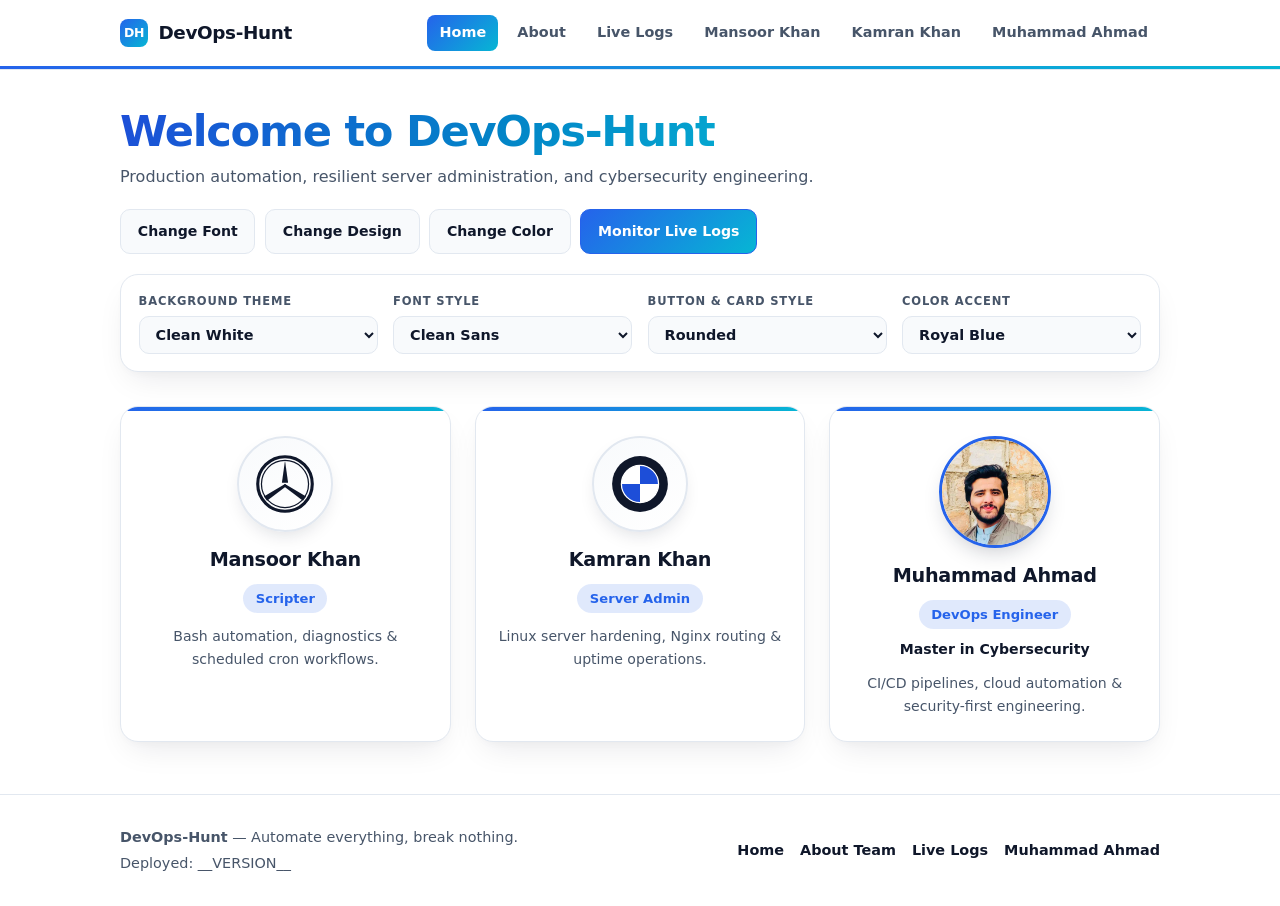
<file: site/index.html>
<!DOCTYPE html>
<html lang="en">
<head>
  <meta charset="UTF-8">
  <meta name="viewport" content="width=device-width, initial-scale=1.0">
  <title>DevOps-Hunt | Engineering &amp; Security Showcase</title>
  <link rel="stylesheet" href="style.css">
</head>
<body data-theme="clean-white" data-font="sans" data-btn="rounded" data-accent="blue">
  <header class="site-header">
    <div class="container nav-inner">
      <a class="brand" href="index.html">
        <span class="brand-badge" aria-hidden="true">DH</span>
        <span>DevOps-Hunt</span>
      </a>
      <nav class="nav-links" aria-label="Main Navigation">
        <a class="active" href="index.html">Home</a>
        <a href="about.html">About</a>
        <a href="logs.html">Live Logs</a>
        <a href="members/mansoor.html">Mansoor Khan</a>
        <a href="members/kamran.html">Kamran Khan</a>
        <a href="members/ahmad.html">Muhammad Ahmad</a>
      </nav>
    </div>
  </header>

  <main class="container">
    <section class="hero">
      <div>
        <h1 class="hero-title">Welcome to DevOps-Hunt</h1>
        <p>Production automation, resilient server administration, and cybersecurity engineering.</p>
      </div>
      <div class="hero-actions">
        <button type="button" class="btn btn-secondary" id="cycleFontBtn">Change Font</button>
        <button type="button" class="btn btn-secondary" id="cycleDesignBtn">Change Design</button>
        <button type="button" class="btn btn-secondary" id="cycleColorBtn">Change Color</button>
        <a class="btn" href="logs.html">Monitor Live Logs</a>
      </div>
    </section>

    <section class="customizer" aria-label="Website Appearance Controls">
      <div class="ctrl-field">
        <label for="themeSelect">Background Theme</label>
        <select id="themeSelect" class="ctrl-select">
          <option value="clean-white">Clean White</option>
          <option value="soft-slate">Soft Slate</option>
          <option value="obsidian-pro">Obsidian Dark</option>
        </select>
      </div>

      <div class="ctrl-field">
        <label for="fontSelect">Font Style</label>
        <select id="fontSelect" class="ctrl-select">
          <option value="sans">Clean Sans</option>
          <option value="mono">Monospace Code</option>
          <option value="serif">Classic Serif</option>
        </select>
      </div>

      <div class="ctrl-field">
        <label for="btnStyleSelect">Button &amp; Card Style</label>
        <select id="btnStyleSelect" class="ctrl-select">
          <option value="rounded">Rounded</option>
          <option value="pill">Pill</option>
          <option value="sharp">Sharp</option>
          <option value="outline">Outline</option>
        </select>
      </div>

      <div class="ctrl-field">
        <label for="accentSelect">Color Accent</label>
        <select id="accentSelect" class="ctrl-select">
          <option value="blue">Royal Blue</option>
          <option value="emerald">Emerald</option>
          <option value="rose">Crimson</option>
          <option value="violet">Violet</option>
        </select>
      </div>
    </section>

    <section class="cards" aria-label="Team Members">
      <!-- Mansoor Khan Card -->
      <article class="card">
        <div class="logo-badge">
          <svg class="car-logo" viewBox="0 0 100 100" aria-label="Mercedes Emblem">
            <circle cx="50" cy="50" r="44" fill="none" stroke="#0f172a" stroke-width="5"/>
            <circle cx="50" cy="50" r="38" fill="none" stroke="#0f172a" stroke-width="2"/>
            <polygon points="50,12 45,48 55,48" fill="#0f172a"/>
            <polygon points="50,50 16,70 21,77 53,53" fill="#0f172a"/>
            <polygon points="50,50 84,70 79,77 47,53" fill="#0f172a"/>
          </svg>
        </div>
        <a class="member-name" href="members/mansoor.html">Mansoor Khan</a>
        <span class="member-role">Scripter</span>
        <p class="member-bio">Bash automation, diagnostics &amp; scheduled cron workflows.</p>
      </article>

      <!-- Kamran Khan Card -->
      <article class="card">
        <div class="logo-badge">
          <svg class="car-logo" viewBox="0 0 100 100" aria-label="BMW Emblem">
            <circle cx="50" cy="50" r="45" fill="#0f172a"/>
            <circle cx="50" cy="50" r="30" fill="#ffffff"/>
            <path d="M50,20 A30,30 0 0,1 80,50 L50,50 Z" fill="#1d4ed8"/>
            <path d="M50,80 A30,30 0 0,1 20,50 L50,50 Z" fill="#1d4ed8"/>
            <circle cx="50" cy="50" r="30" fill="none" stroke="#ffffff" stroke-width="2"/>
          </svg>
        </div>
        <a class="member-name" href="members/kamran.html">Kamran Khan</a>
        <span class="member-role">Server Admin</span>
        <p class="member-bio">Linux server hardening, Nginx routing &amp; uptime operations.</p>
      </article>

      <!-- Muhammad Ahmad Card -->
      <article class="card">
        <div class="avatar-wrap">
          <img class="avatar-img" src="assets/ahmad.jpg" alt="Muhammad Ahmad" data-initials="MA">
        </div>
        <a class="member-name" href="members/ahmad.html">Muhammad Ahmad</a>
        <span class="member-role">DevOps Engineer</span>
        <p class="member-sub">Master in Cybersecurity</p>
        <p class="member-bio">CI/CD pipelines, cloud automation &amp; security-first engineering.</p>
      </article>
    </section>
  </main>

  <footer class="site-footer">
    <div class="container footer-inner">
      <div>
        <p><strong>DevOps-Hunt</strong> — Automate everything, break nothing.</p>
        <p>Deployed: __VERSION__</p>
      </div>
      <div class="footer-links">
        <a href="index.html">Home</a>
        <a href="about.html">About Team</a>
        <a href="logs.html">Live Logs</a>
        <a href="members/ahmad.html">Muhammad Ahmad</a>
      </div>
    </div>
  </footer>

  <script src="studio.js"></script>
</body>
</html>
</file>
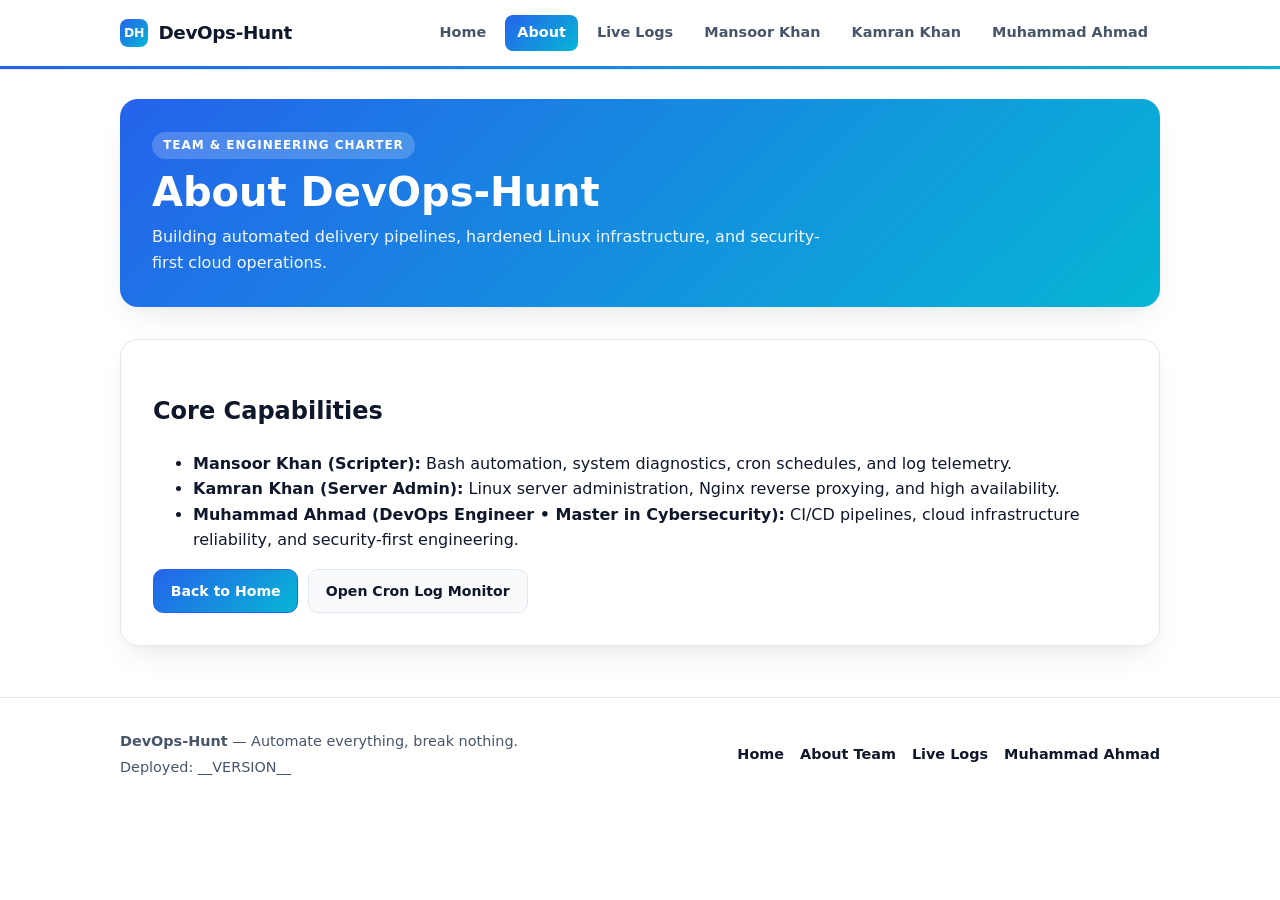
<file: site/about.html>
<!DOCTYPE html>
<html lang="en">
<head>
  <meta charset="UTF-8">
  <meta name="viewport" content="width=device-width, initial-scale=1.0">
  <title>About | DevOps-Hunt</title>
  <link rel="stylesheet" href="style.css">
</head>
<body data-theme="clean-white" data-font="sans" data-btn="rounded" data-accent="blue">
  <header class="site-header">
    <div class="container nav-inner">
      <a class="brand" href="index.html">
        <span class="brand-badge" aria-hidden="true">DH</span>
        <span>DevOps-Hunt</span>
      </a>
      <nav class="nav-links" aria-label="Main Navigation">
        <a href="index.html">Home</a>
        <a class="active" href="about.html">About</a>
        <a href="logs.html">Live Logs</a>
        <a href="members/mansoor.html">Mansoor Khan</a>
        <a href="members/kamran.html">Kamran Khan</a>
        <a href="members/ahmad.html">Muhammad Ahmad</a>
      </nav>
    </div>
  </header>

  <main class="container">
    <section class="about-banner">
      <span class="eyebrow">Team &amp; Engineering Charter</span>
      <h1>About DevOps-Hunt</h1>
      <p>Building automated delivery pipelines, hardened Linux infrastructure, and security-first cloud operations.</p>
    </section>

    <section class="panel">
      <h2>Core Capabilities</h2>
      <ul>
        <li><strong>Mansoor Khan (Scripter):</strong> Bash automation, system diagnostics, cron schedules, and log telemetry.</li>
        <li><strong>Kamran Khan (Server Admin):</strong> Linux server administration, Nginx reverse proxying, and high availability.</li>
        <li><strong>Muhammad Ahmad (DevOps Engineer • Master in Cybersecurity):</strong> CI/CD pipelines, cloud infrastructure reliability, and security-first engineering.</li>
      </ul>
      <div class="hero-actions">
        <a class="btn" href="index.html">Back to Home</a>
        <a class="btn btn-secondary" href="logs.html">Open Cron Log Monitor</a>
      </div>
    </section>
  </main>

  <footer class="site-footer">
    <div class="container footer-inner">
      <div>
        <p><strong>DevOps-Hunt</strong> — Automate everything, break nothing.</p>
        <p>Deployed: __VERSION__</p>
      </div>
      <div class="footer-links">
        <a href="index.html">Home</a>
        <a href="about.html">About Team</a>
        <a href="logs.html">Live Logs</a>
        <a href="members/ahmad.html">Muhammad Ahmad</a>
      </div>
    </div>
  </footer>

  <script src="studio.js"></script>
</body>
</html>
</file>
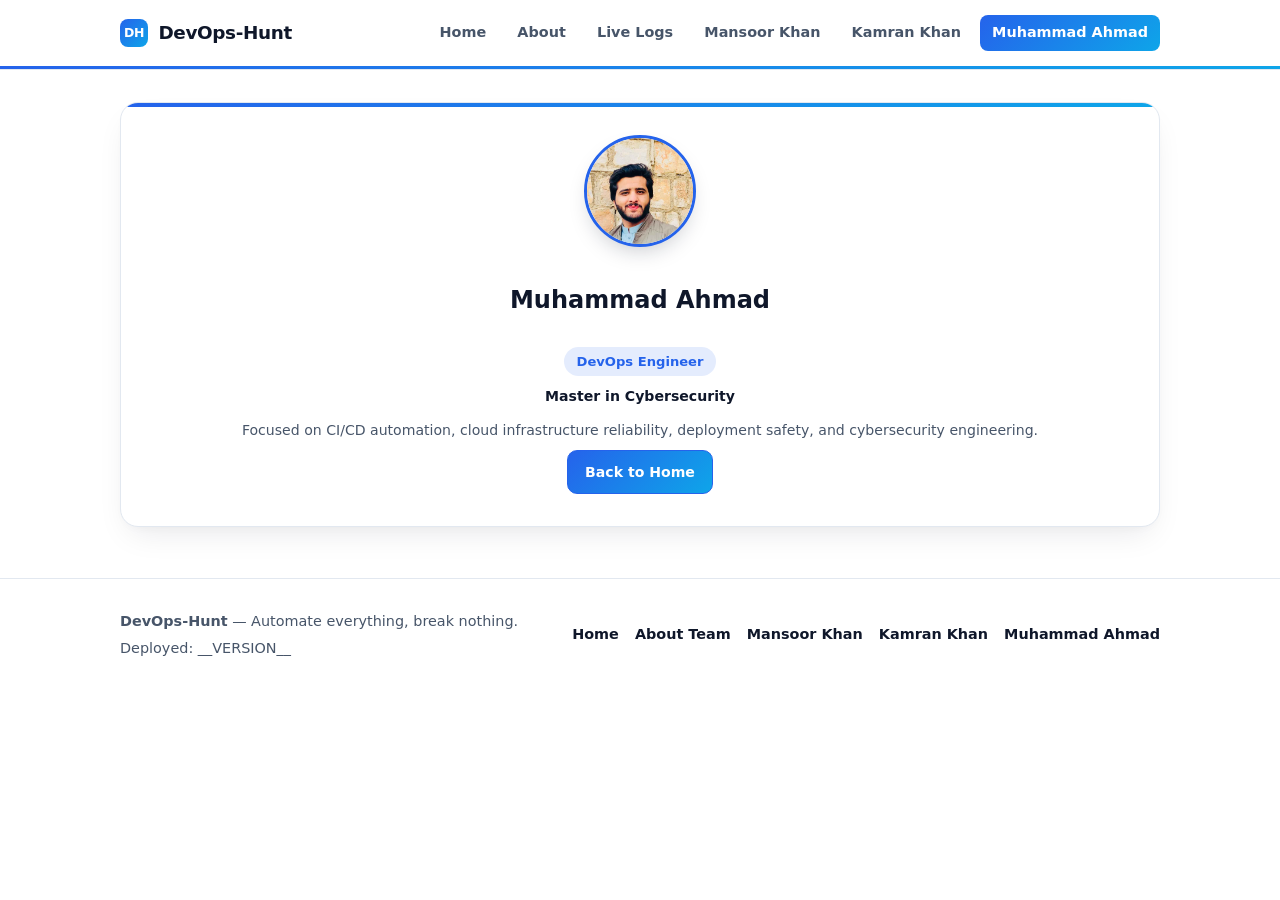
<file: site/members/ahmad.html>
<!DOCTYPE html>
<html lang="en">
<head>
  <meta charset="UTF-8">
  <meta name="viewport" content="width=device-width, initial-scale=1.0">
  <title>Muhammad Ahmad | DevOps-Hunt</title>
  <link rel="stylesheet" href="../style.css">
</head>
<body data-theme="clean-white" data-font="sans" data-btn="rounded" data-accent="slate">
  <header class="site-header">
    <div class="container nav-inner">
      <a class="brand" href="../index.html">
        <span class="brand-badge" aria-hidden="true">DH</span>
        <span>DevOps-Hunt</span>
      </a>
      <nav class="nav-links" aria-label="Main Navigation">
        <a href="../index.html">Home</a>
        <a href="../about.html">About</a>
        <a href="../logs.html">Live Logs</a>
        <a href="mansoor.html">Mansoor Khan</a>
        <a href="kamran.html">Kamran Khan</a>
        <a class="active" href="ahmad.html">Muhammad Ahmad</a>
      </nav>
    </div>
  </header>

  <main class="container">
    <section class="panel card">
      <div class="avatar-wrap">
        <img class="avatar-img" src="../assets/ahmad.jpg" alt="Muhammad Ahmad" data-initials="MA">
      </div>
      <h1>Muhammad Ahmad</h1>
      <span class="member-role">DevOps Engineer</span>
      <p class="member-sub">Master in Cybersecurity</p>
      <p class="member-bio">Focused on CI/CD automation, cloud infrastructure reliability, deployment safety, and cybersecurity engineering.</p>
      <a class="btn" href="../index.html">Back to Home</a>
    </section>
  </main>

  <footer class="site-footer">
    <div class="container footer-inner">
      <div>
        <p><strong>DevOps-Hunt</strong> — Automate everything, break nothing.</p>
        <p>Deployed: __VERSION__</p>
      </div>
      <div class="footer-links">
        <a href="../index.html">Home</a>
        <a href="../about.html">About Team</a>
        <a href="mansoor.html">Mansoor Khan</a>
        <a href="kamran.html">Kamran Khan</a>
        <a href="ahmad.html">Muhammad Ahmad</a>
      </div>
    </div>
  </footer>

  <script src="../studio.js"></script>
</body>
</html>
</file>
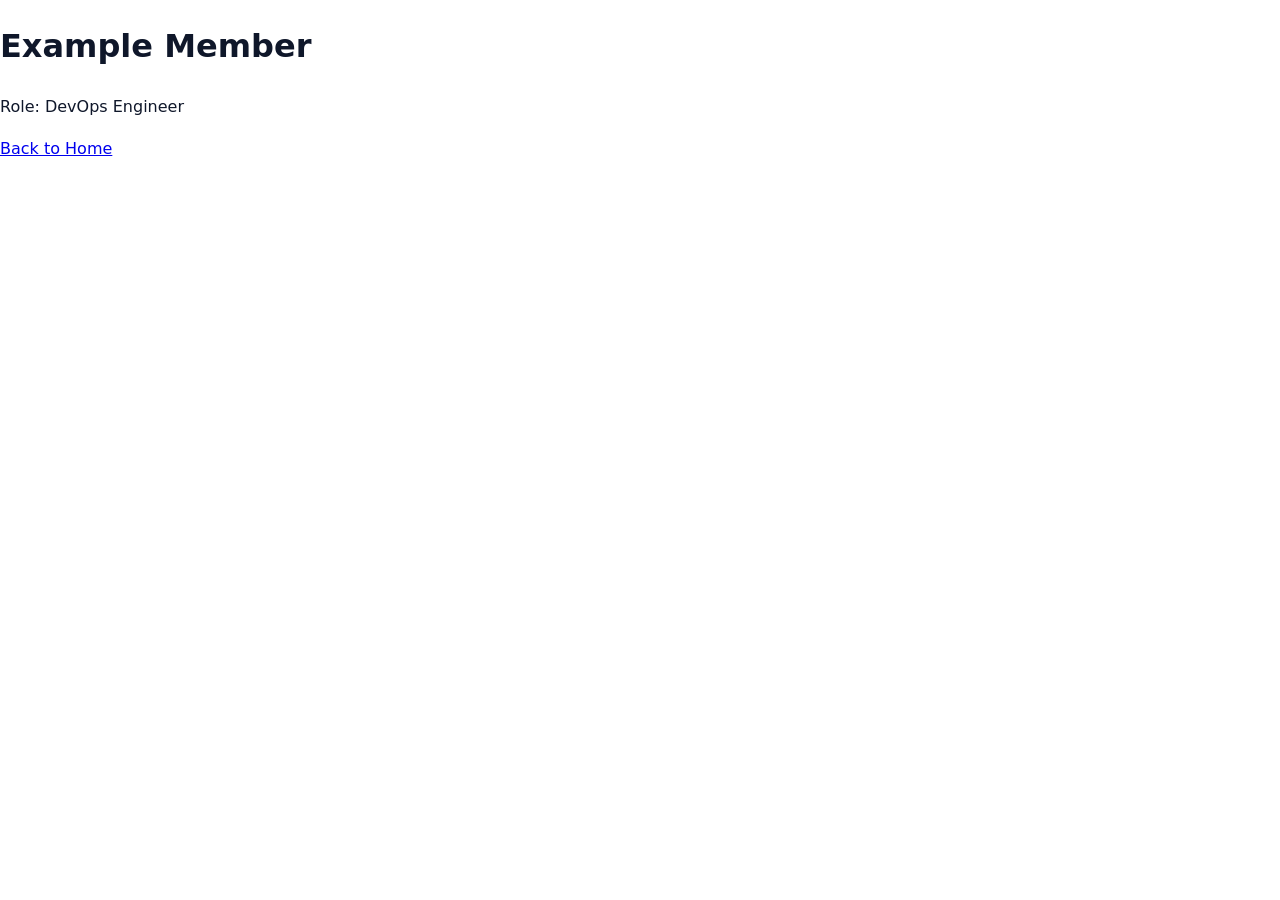
<file: site/members/example.html>
<!DOCTYPE html>
<html lang="en">
<head>
  <meta charset="UTF-8">
  <title>Example Member</title>
  <link rel="stylesheet" href="../style.css">
</head>
<body>
  <h1>Example Member</h1>
  <p>Role: DevOps Engineer</p>
  <a href="../index.html">Back to Home</a>
</body>
</html>
</file>
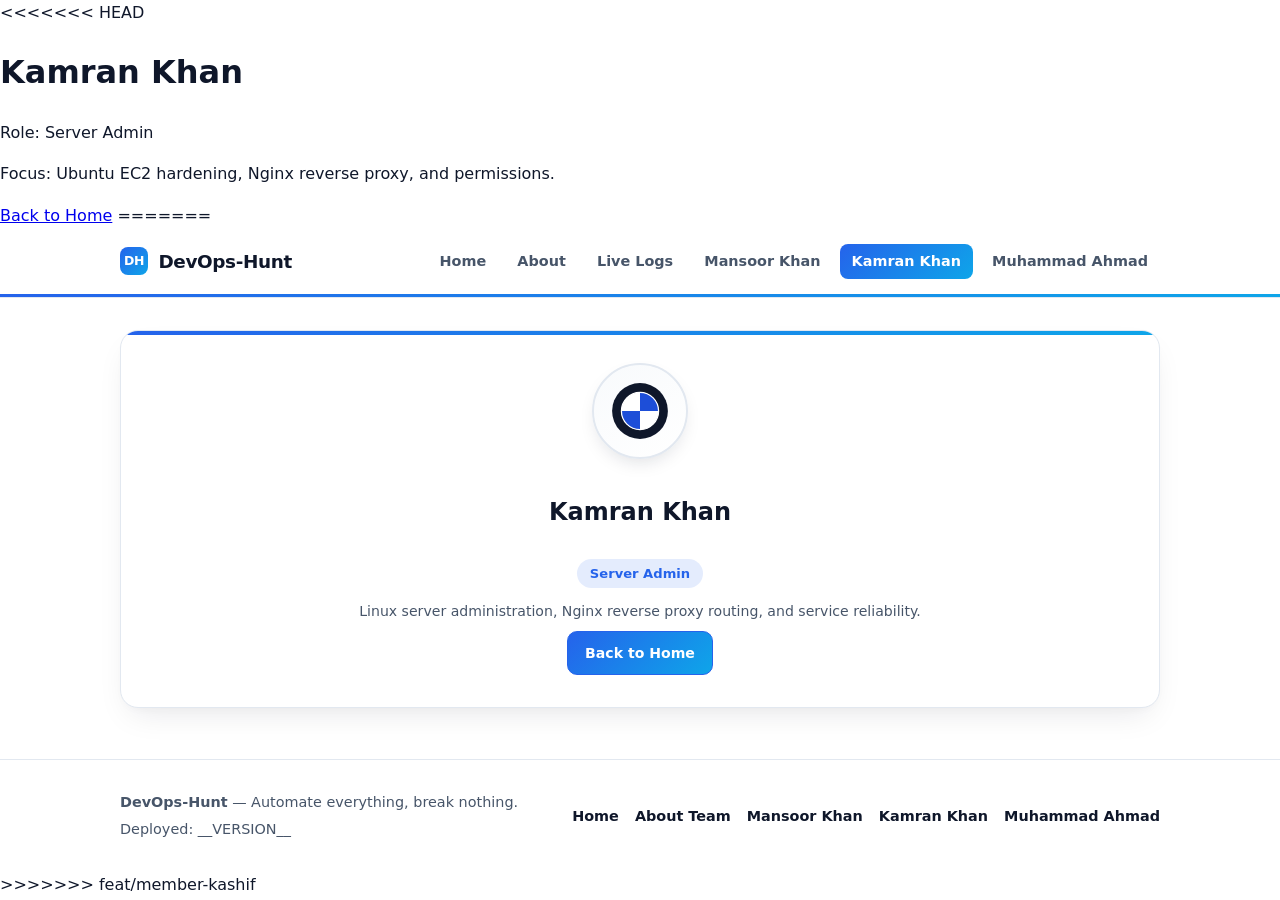
<file: site/members/kamran.html>
<!DOCTYPE html>
<html lang="en">
<head>
  <meta charset="UTF-8">
<<<<<<< HEAD
  <title>Kamran Khan - DevOps-Hunt</title>
  <link rel="stylesheet" href="../style.css">
</head>
<body>
  <h1>Kamran Khan</h1>
  <p>Role: Server Admin</p>
  <p>Focus: Ubuntu EC2 hardening, Nginx reverse proxy, and permissions.</p>
  <a href="../index.html">Back to Home</a>
=======
  <meta name="viewport" content="width=device-width, initial-scale=1.0">
  <title>Kamran Khan | DevOps-Hunt</title>
  <link rel="stylesheet" href="../style.css">
</head>
<body data-theme="clean-white" data-font="sans" data-btn="rounded" data-accent="slate">
  <header class="site-header">
    <div class="container nav-inner">
      <a class="brand" href="../index.html">
        <span class="brand-badge" aria-hidden="true">DH</span>
        <span>DevOps-Hunt</span>
      </a>
      <nav class="nav-links" aria-label="Main Navigation">
        <a href="../index.html">Home</a>
        <a href="../about.html">About</a>
        <a href="../logs.html">Live Logs</a>
        <a href="mansoor.html">Mansoor Khan</a>
        <a class="active" href="kamran.html">Kamran Khan</a>
        <a href="ahmad.html">Muhammad Ahmad</a>
      </nav>
    </div>
  </header>

  <main class="container">
    <section class="panel card">
      <div class="logo-badge">
        <svg class="car-logo" viewBox="0 0 100 100" aria-label="BMW Emblem">
          <circle cx="50" cy="50" r="45" fill="#0f172a"/>
          <circle cx="50" cy="50" r="30" fill="#ffffff"/>
          <path d="M50,20 A30,30 0 0,1 80,50 L50,50 Z" fill="#1d4ed8"/>
          <path d="M50,80 A30,30 0 0,1 20,50 L50,50 Z" fill="#1d4ed8"/>
          <circle cx="50" cy="50" r="30" fill="none" stroke="#ffffff" stroke-width="2"/>
        </svg>
      </div>
      <h1>Kamran Khan</h1>
      <span class="member-role">Server Admin</span>
      <p class="member-bio">Linux server administration, Nginx reverse proxy routing, and service reliability.</p>
      <a class="btn" href="../index.html">Back to Home</a>
    </section>
  </main>

  <footer class="site-footer">
    <div class="container footer-inner">
      <div>
        <p><strong>DevOps-Hunt</strong> — Automate everything, break nothing.</p>
        <p>Deployed: __VERSION__</p>
      </div>
      <div class="footer-links">
        <a href="../index.html">Home</a>
        <a href="../about.html">About Team</a>
        <a href="mansoor.html">Mansoor Khan</a>
        <a href="kamran.html">Kamran Khan</a>
        <a href="ahmad.html">Muhammad Ahmad</a>
      </div>
    </div>
  </footer>

  <script src="../studio.js"></script>
>>>>>>> feat/member-kashif
</body>
</html>
</file>
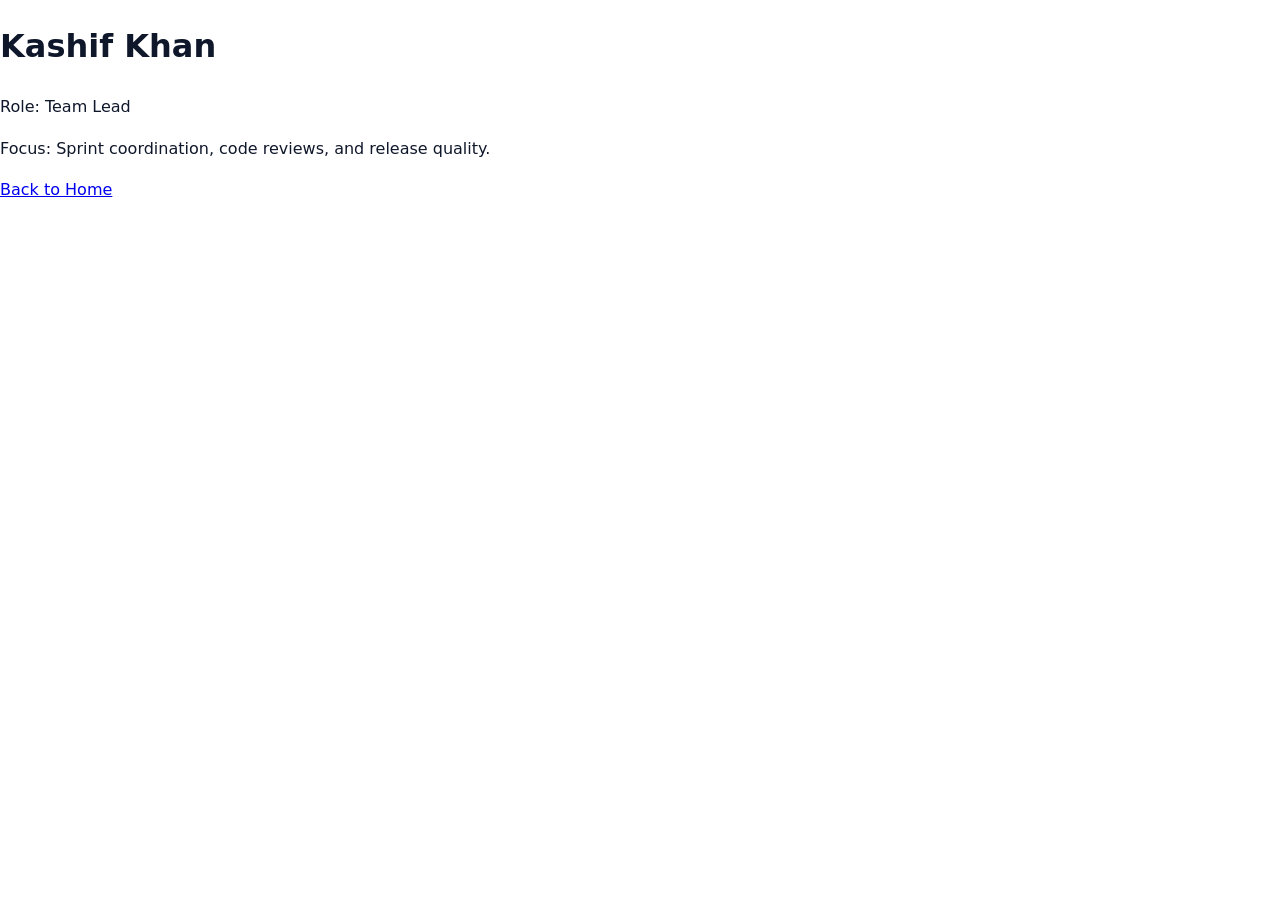
<file: site/members/kashif.html>
<!DOCTYPE html>
<html lang="en">
<head>
  <meta charset="UTF-8">
  <title>Kashif Khan - DevOps-Hunt</title>
  <link rel="stylesheet" href="../style.css">
</head>
<body>
  <h1>Kashif Khan</h1>
  <p>Role: Team Lead</p>
  <p>Focus: Sprint coordination, code reviews, and release quality.</p>
  <a href="../index.html">Back to Home</a>
</body>
</html>
</file>
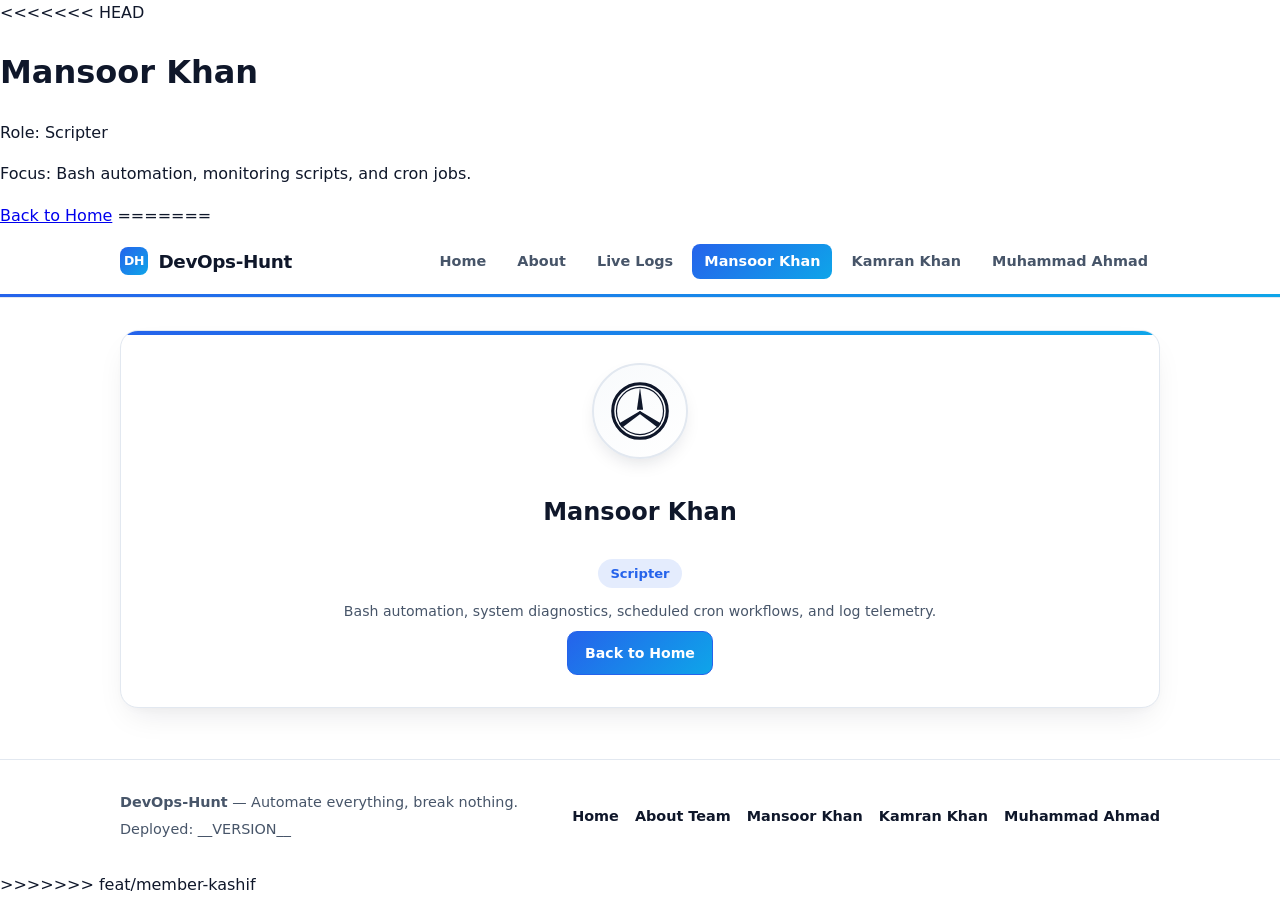
<file: site/members/mansoor.html>
<!DOCTYPE html>
<html lang="en">
<head>
  <meta charset="UTF-8">
<<<<<<< HEAD
  <title>Mansoor Khan - DevOps-Hunt</title>
  <link rel="stylesheet" href="../style.css">
</head>
<body>
  <h1>Mansoor Khan</h1>
  <p>Role: Scripter</p>
  <p>Focus: Bash automation, monitoring scripts, and cron jobs.</p>
  <a href="../index.html">Back to Home</a>
=======
  <meta name="viewport" content="width=device-width, initial-scale=1.0">
  <title>Mansoor Khan | DevOps-Hunt</title>
  <link rel="stylesheet" href="../style.css">
</head>
<body data-theme="clean-white" data-font="sans" data-btn="rounded" data-accent="slate">
  <header class="site-header">
    <div class="container nav-inner">
      <a class="brand" href="../index.html">
        <span class="brand-badge" aria-hidden="true">DH</span>
        <span>DevOps-Hunt</span>
      </a>
      <nav class="nav-links" aria-label="Main Navigation">
        <a href="../index.html">Home</a>
        <a href="../about.html">About</a>
        <a href="../logs.html">Live Logs</a>
        <a class="active" href="mansoor.html">Mansoor Khan</a>
        <a href="kamran.html">Kamran Khan</a>
        <a href="ahmad.html">Muhammad Ahmad</a>
      </nav>
    </div>
  </header>

  <main class="container">
    <section class="panel card">
      <div class="logo-badge">
        <svg class="car-logo" viewBox="0 0 100 100" aria-label="Mercedes Emblem">
          <circle cx="50" cy="50" r="44" fill="none" stroke="#0f172a" stroke-width="5"/>
          <circle cx="50" cy="50" r="38" fill="none" stroke="#0f172a" stroke-width="2"/>
          <polygon points="50,12 45,48 55,48" fill="#0f172a"/>
          <polygon points="50,50 16,70 21,77 53,53" fill="#0f172a"/>
          <polygon points="50,50 84,70 79,77 47,53" fill="#0f172a"/>
        </svg>
      </div>
      <h1>Mansoor Khan</h1>
      <span class="member-role">Scripter</span>
      <p class="member-bio">Bash automation, system diagnostics, scheduled cron workflows, and log telemetry.</p>
      <a class="btn" href="../index.html">Back to Home</a>
    </section>
  </main>

  <footer class="site-footer">
    <div class="container footer-inner">
      <div>
        <p><strong>DevOps-Hunt</strong> — Automate everything, break nothing.</p>
        <p>Deployed: __VERSION__</p>
      </div>
      <div class="footer-links">
        <a href="../index.html">Home</a>
        <a href="../about.html">About Team</a>
        <a href="mansoor.html">Mansoor Khan</a>
        <a href="kamran.html">Kamran Khan</a>
        <a href="ahmad.html">Muhammad Ahmad</a>
      </div>
    </div>
  </footer>

  <script src="../studio.js"></script>
>>>>>>> feat/member-kashif
</body>
</html>
</file>
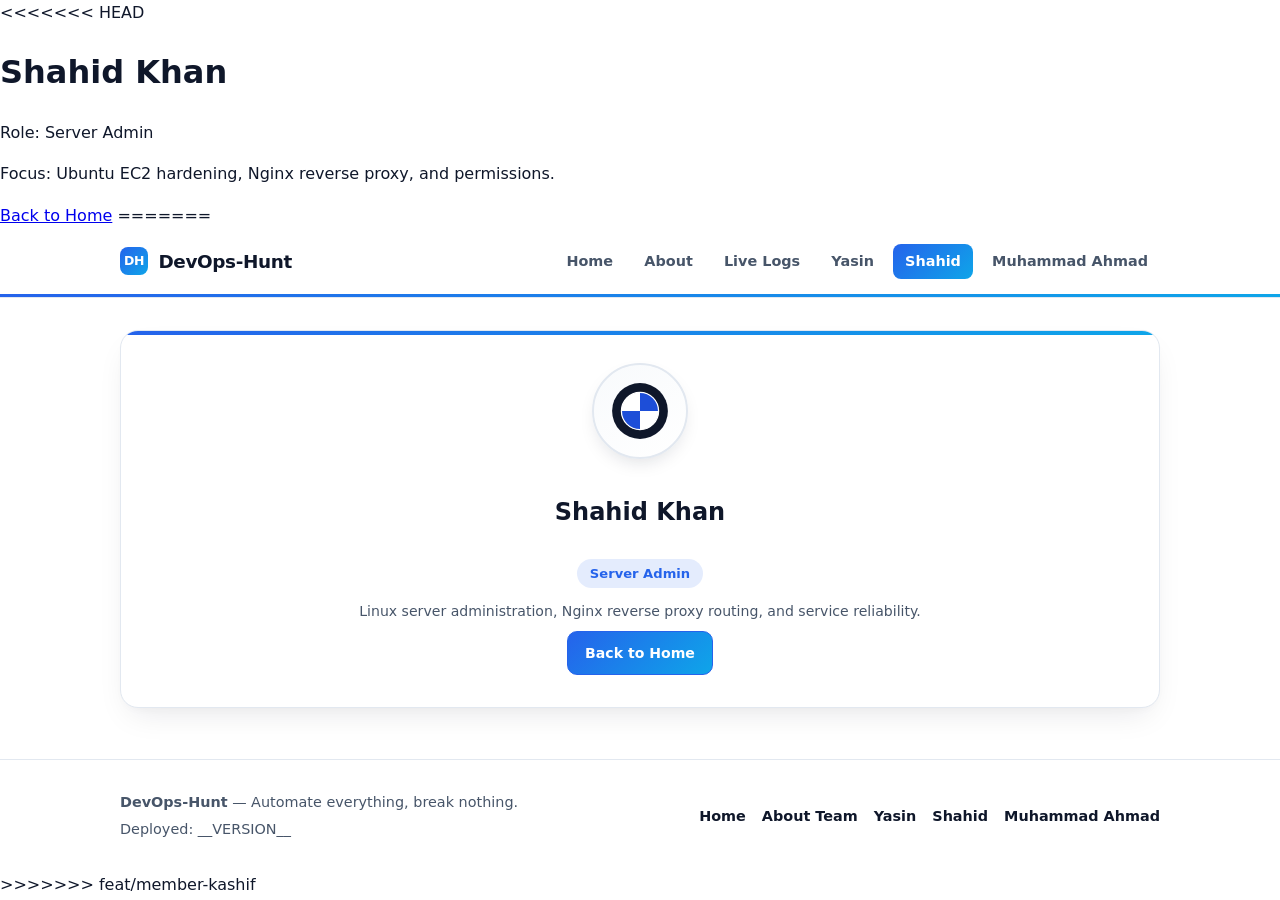
<file: site/members/shahid.html>
<!DOCTYPE html>
<html lang="en">
<head>
  <meta charset="UTF-8">
<<<<<<< HEAD
  <title>Shahid Khan - DevOps-Hunt</title>
  <link rel="stylesheet" href="../style.css">
</head>
<body>
  <h1>Shahid Khan</h1>
  <p>Role: Server Admin</p>
  <p>Focus: Ubuntu EC2 hardening, Nginx reverse proxy, and permissions.</p>
  <a href="../index.html">Back to Home</a>
=======
  <meta name="viewport" content="width=device-width, initial-scale=1.0">
  <title>Shahid Khan | DevOps-Hunt</title>
  <link rel="stylesheet" href="../style.css">
</head>
<body data-theme="clean-white" data-font="sans" data-btn="rounded" data-accent="slate">
  <header class="site-header">
    <div class="container nav-inner">
      <a class="brand" href="../index.html">
        <span class="brand-badge" aria-hidden="true">DH</span>
        <span>DevOps-Hunt</span>
      </a>
      <nav class="nav-links" aria-label="Main Navigation">
        <a href="../index.html">Home</a>
        <a href="../about.html">About</a>
        <a href="../logs.html">Live Logs</a>
        <a href="yasin.html">Yasin</a>
        <a class="active" href="shahid.html">Shahid</a>
        <a href="ahmad.html">Muhammad Ahmad</a>
      </nav>
    </div>
  </header>

  <main class="container">
    <section class="panel card">
      <div class="logo-badge">
        <svg class="car-logo" viewBox="0 0 100 100" aria-label="BMW Emblem">
          <circle cx="50" cy="50" r="45" fill="#0f172a"/>
          <circle cx="50" cy="50" r="30" fill="#ffffff"/>
          <path d="M50,20 A30,30 0 0,1 80,50 L50,50 Z" fill="#1d4ed8"/>
          <path d="M50,80 A30,30 0 0,1 20,50 L50,50 Z" fill="#1d4ed8"/>
          <circle cx="50" cy="50" r="30" fill="none" stroke="#ffffff" stroke-width="2"/>
        </svg>
      </div>
      <h1>Shahid Khan</h1>
      <span class="member-role">Server Admin</span>
      <p class="member-bio">Linux server administration, Nginx reverse proxy routing, and service reliability.</p>
      <a class="btn" href="../index.html">Back to Home</a>
    </section>
  </main>

  <footer class="site-footer">
    <div class="container footer-inner">
      <div>
        <p><strong>DevOps-Hunt</strong> — Automate everything, break nothing.</p>
        <p>Deployed: __VERSION__</p>
      </div>
      <div class="footer-links">
        <a href="../index.html">Home</a>
        <a href="../about.html">About Team</a>
        <a href="yasin.html">Yasin</a>
        <a href="shahid.html">Shahid</a>
        <a href="ahmad.html">Muhammad Ahmad</a>
      </div>
    </div>
  </footer>

  <script src="../studio.js"></script>
>>>>>>> feat/member-kashif
</body>
</html>
</file>
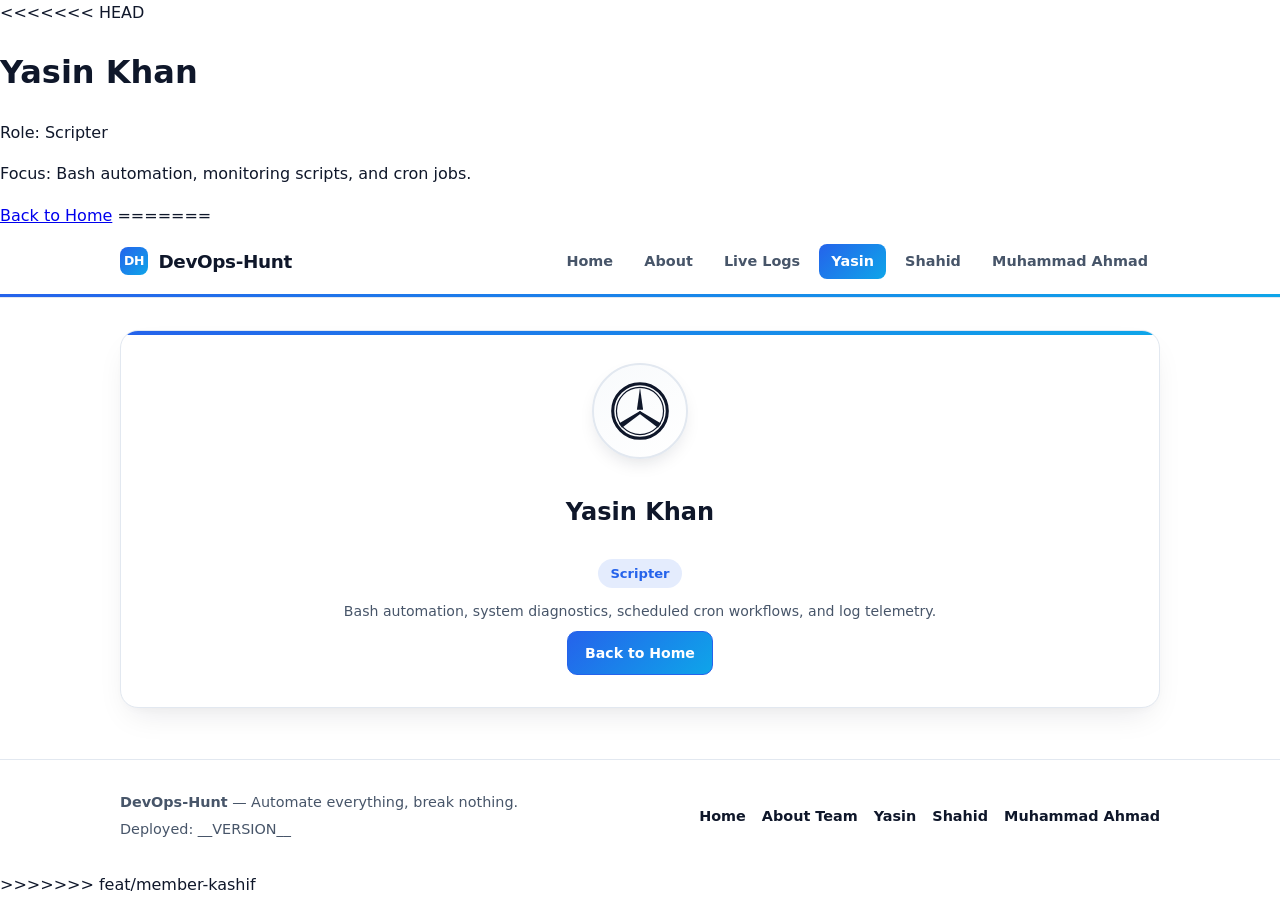
<file: site/members/yasin.html>
<!DOCTYPE html>
<html lang="en">
<head>
  <meta charset="UTF-8">
<<<<<<< HEAD
  <title>Yasin Khan - DevOps-Hunt</title>
  <link rel="stylesheet" href="../style.css">
</head>
<body>
  <h1>Yasin Khan</h1>
  <p>Role: Scripter</p>
  <p>Focus: Bash automation, monitoring scripts, and cron jobs.</p>
  <a href="../index.html">Back to Home</a>
=======
  <meta name="viewport" content="width=device-width, initial-scale=1.0">
  <title>Yasin Khan | DevOps-Hunt</title>
  <link rel="stylesheet" href="../style.css">
</head>
<body data-theme="clean-white" data-font="sans" data-btn="rounded" data-accent="slate">
  <header class="site-header">
    <div class="container nav-inner">
      <a class="brand" href="../index.html">
        <span class="brand-badge" aria-hidden="true">DH</span>
        <span>DevOps-Hunt</span>
      </a>
      <nav class="nav-links" aria-label="Main Navigation">
        <a href="../index.html">Home</a>
        <a href="../about.html">About</a>
        <a href="../logs.html">Live Logs</a>
        <a class="active" href="yasin.html">Yasin</a>
        <a href="shahid.html">Shahid</a>
        <a href="ahmad.html">Muhammad Ahmad</a>
      </nav>
    </div>
  </header>

  <main class="container">
    <section class="panel card">
      <div class="logo-badge">
        <svg class="car-logo" viewBox="0 0 100 100" aria-label="Mercedes Emblem">
          <circle cx="50" cy="50" r="44" fill="none" stroke="#0f172a" stroke-width="5"/>
          <circle cx="50" cy="50" r="38" fill="none" stroke="#0f172a" stroke-width="2"/>
          <polygon points="50,12 45,48 55,48" fill="#0f172a"/>
          <polygon points="50,50 16,70 21,77 53,53" fill="#0f172a"/>
          <polygon points="50,50 84,70 79,77 47,53" fill="#0f172a"/>
        </svg>
      </div>
      <h1>Yasin Khan</h1>
      <span class="member-role">Scripter</span>
      <p class="member-bio">Bash automation, system diagnostics, scheduled cron workflows, and log telemetry.</p>
      <a class="btn" href="../index.html">Back to Home</a>
    </section>
  </main>

  <footer class="site-footer">
    <div class="container footer-inner">
      <div>
        <p><strong>DevOps-Hunt</strong> — Automate everything, break nothing.</p>
        <p>Deployed: __VERSION__</p>
      </div>
      <div class="footer-links">
        <a href="../index.html">Home</a>
        <a href="../about.html">About Team</a>
        <a href="yasin.html">Yasin</a>
        <a href="shahid.html">Shahid</a>
        <a href="ahmad.html">Muhammad Ahmad</a>
      </div>
    </div>
  </footer>

  <script src="../studio.js"></script>
>>>>>>> feat/member-kashif
</body>
</html>
</file>
<file: site/style.css>
:root {
  --bg: #ffffff;
  --surface: #ffffff;
  --surface-alt: #f8fafc;
  --text: #0f172a;
  --muted: #475569;
  --border: #e2e8f0;
  --accent: #2563eb;
  --accent-2: #0ea5e9;
  --hero-title: linear-gradient(120deg, #0f172a 0%, #2563eb 55%, #0ea5e9 100%);
  --accent-contrast: #ffffff;
  --accent-soft: rgba(37, 99, 235, 0.12);
  --header-bg: rgba(255, 255, 255, 0.94);
  --font-main: "Segoe UI", system-ui, -apple-system, Roboto, sans-serif;
  --radius: 18px;
  --shadow: 0 14px 32px -10px rgba(15, 23, 42, 0.1), 0 4px 12px -6px rgba(15, 23, 42, 0.05);
}

/* Background Themes */
body[data-theme="clean-white"] {
  --bg: #ffffff;
  --surface: #ffffff;
  --surface-alt: #f8fafc;
  --text: #0f172a;
  --muted: #475569;
  --border: #e2e8f0;
  --header-bg: rgba(255, 255, 255, 0.94);
}

body[data-theme="soft-slate"] {
  --bg: #e2e8f0;
  --surface: #ffffff;
  --surface-alt: #f1f5f9;
  --text: #0f172a;
  --muted: #334155;
  --border: #cbd5e1;
  --header-bg: rgba(248, 250, 252, 0.95);
}

body[data-theme="obsidian-pro"] {
  --bg: #070b14;
  --surface: #0f172a;
  --surface-alt: #1e293b;
  --text: #f8fafc;
  --muted: #94a3b8;
  --border: #1e293b;
  --header-bg: rgba(15, 23, 42, 0.94);
  --shadow: 0 18px 36px -12px rgba(0, 0, 0, 0.65);
}

/* Font Styles */
body[data-font="sans"] { --font-main: "Segoe UI", system-ui, -apple-system, Roboto, sans-serif; }
body[data-font="mono"] { --font-main: "JetBrains Mono", "Fira Code", Consolas, monospace; }
body[data-font="serif"] { --font-main: Georgia, "Times New Roman", serif; }

/* Color Accents */
body[data-accent="blue"] {
  --accent: #2563eb;
  --accent-2: #06b6d4;
  --accent-contrast: #ffffff;
  --accent-soft: rgba(37, 99, 235, 0.14);
  --hero-title: linear-gradient(120deg, #1d4ed8 0%, #0284c7 55%, #06b6d4 100%);
}

body[data-accent="emerald"] {
  --accent: #059669;
  --accent-2: #10b981;
  --accent-contrast: #ffffff;
  --accent-soft: rgba(5, 150, 105, 0.14);
  --hero-title: linear-gradient(120deg, #047857 0%, #059669 55%, #34d399 100%);
}

body[data-accent="rose"] {
  --accent: #e11d48;
  --accent-2: #f97316;
  --accent-contrast: #ffffff;
  --accent-soft: rgba(225, 29, 72, 0.14);
  --hero-title: linear-gradient(120deg, #be123c 0%, #e11d48 55%, #fb923c 100%);
}

body[data-accent="violet"] {
  --accent: #7c3aed;
  --accent-2: #ec4899;
  --accent-contrast: #ffffff;
  --accent-soft: rgba(124, 58, 237, 0.14);
  --hero-title: linear-gradient(120deg, #6d28d9 0%, #9333ea 55%, #ec4899 100%);
}

/* Button / Card Design Styles */
body[data-btn="rounded"] .btn,
body[data-btn="rounded"] .ctrl-select { border-radius: 10px; }
body[data-btn="pill"] .btn,
body[data-btn="pill"] .ctrl-select { border-radius: 999px; }
body[data-btn="sharp"] .btn,
body[data-btn="sharp"] .ctrl-select { border-radius: 2px; }
body[data-btn="outline"] .btn {
  background: transparent;
  color: var(--accent);
  border: 1.5px solid var(--accent);
}

@keyframes cardEnter {
  from { opacity: 0; transform: translateY(14px); }
  to { opacity: 1; transform: translateY(0); }
}

@keyframes gentlePulse {
  0%, 100% { transform: translateY(0); }
  50% { transform: translateY(-3px); }
}

* { box-sizing: border-box; }

body {
  margin: 0;
  font-family: var(--font-main);
  background-color: var(--bg);
  color: var(--text);
  line-height: 1.6;
  transition: background-color 0.25s ease, color 0.25s ease;
}

.container {
  max-width: 1080px;
  margin: 0 auto;
  padding: 0 1.25rem;
}

/* Header & Navigation */
.site-header {
  position: sticky;
  top: 0;
  z-index: 30;
  background: var(--header-bg);
  border-bottom: 1px solid var(--border);
  backdrop-filter: blur(10px);
}

.site-header::after {
  content: "";
  display: block;
  height: 3px;
  background: linear-gradient(90deg, var(--accent), var(--accent-2));
}

.nav-inner {
  display: flex;
  flex-wrap: wrap;
  align-items: center;
  justify-content: space-between;
  gap: 1rem;
  min-height: 66px;
}

.brand {
  display: inline-flex;
  align-items: center;
  gap: 0.65rem;
  text-decoration: none;
  color: var(--text);
  font-weight: 800;
  font-size: 1.15rem;
  letter-spacing: -0.02em;
}

.brand-badge {
  width: 28px;
  height: 28px;
  border-radius: 8px;
  background: linear-gradient(135deg, var(--accent), var(--accent-2));
  color: var(--accent-contrast);
  display: grid;
  place-items: center;
  font-size: 0.78rem;
  font-weight: 800;
}

.nav-links {
  display: flex;
  flex-wrap: wrap;
  align-items: center;
  gap: 0.45rem;
}

.nav-links a {
  text-decoration: none;
  color: var(--muted);
  font-size: 0.9rem;
  font-weight: 600;
  padding: 0.4rem 0.75rem;
  border-radius: 8px;
  transition: background-color 0.2s ease, color 0.2s ease;
}

.nav-links a:hover {
  color: var(--text);
  background: var(--accent-soft);
}

.nav-links a.active {
  color: var(--accent-contrast);
  background: linear-gradient(135deg, var(--accent), var(--accent-2));
}

/* Dedicated About Page Header Banner */
.about-banner {
  margin-top: 1.8rem;
  padding: 2rem;
  border-radius: var(--radius);
  background: linear-gradient(135deg, var(--accent), var(--accent-2));
  color: #ffffff;
  box-shadow: var(--shadow);
  animation: cardEnter 0.45s ease both;
}

.about-banner .eyebrow {
  display: inline-block;
  font-size: 0.75rem;
  font-weight: 800;
  letter-spacing: 0.08em;
  text-transform: uppercase;
  background: rgba(255, 255, 255, 0.2);
  padding: 0.25rem 0.7rem;
  border-radius: 999px;
  margin-bottom: 0.65rem;
}

.about-banner h1 {
  margin: 0;
  font-size: clamp(1.85rem, 3.5vw, 2.5rem);
  line-height: 1.15;
}

.about-banner p {
  margin: 0.55rem 0 0;
  opacity: 0.94;
  max-width: 68ch;
}

/* Hero Section */
.hero {
  padding: 2.3rem 0 1.25rem;
  display: flex;
  flex-wrap: wrap;
  align-items: center;
  justify-content: space-between;
  gap: 1.25rem;
  animation: cardEnter 0.45s ease both;
}

.hero-title {
  margin: 0;
  font-size: clamp(1.95rem, 3.8vw, 2.7rem);
  font-weight: 900;
  letter-spacing: -0.03em;
  line-height: 1.15;
  background: var(--hero-title);
  -webkit-background-clip: text;
  background-clip: text;
  color: transparent;
}

body[data-theme="obsidian-pro"] .hero-title {
  background: linear-gradient(120deg, #ffffff 0%, var(--accent-2) 100%);
  -webkit-background-clip: text;
  background-clip: text;
  color: transparent;
}

.hero p {
  margin: 0.45rem 0 0;
  color: var(--muted);
  font-size: 1rem;
}

.hero-actions {
  display: flex;
  flex-wrap: wrap;
  gap: 0.6rem;
}

/* Style Customizer */
.customizer {
  display: grid;
  grid-template-columns: repeat(auto-fit, minmax(180px, 1fr));
  gap: 0.95rem;
  background: var(--surface);
  border: 1px solid var(--border);
  border-radius: var(--radius);
  padding: 1.1rem;
  margin-bottom: 2.1rem;
  box-shadow: var(--shadow);
  animation: cardEnter 0.55s ease both;
}

.ctrl-field {
  display: flex;
  flex-direction: column;
  gap: 0.35rem;
}

.ctrl-field label {
  font-size: 0.72rem;
  font-weight: 700;
  text-transform: uppercase;
  letter-spacing: 0.07em;
  color: var(--muted);
}

.ctrl-select {
  width: 100%;
  padding: 0.55rem 0.75rem;
  font-family: inherit;
  font-size: 0.9rem;
  font-weight: 600;
  color: var(--text);
  background: var(--surface-alt);
  border: 1px solid var(--border);
  border-radius: 10px;
  cursor: pointer;
}

/* Buttons */
.btn {
  display: inline-flex;
  align-items: center;
  justify-content: center;
  gap: 0.45rem;
  padding: 0.62rem 1.05rem;
  font-family: inherit;
  font-size: 0.88rem;
  font-weight: 700;
  text-decoration: none;
  color: var(--accent-contrast);
  background: linear-gradient(135deg, var(--accent), var(--accent-2));
  border: 1.5px solid var(--accent);
  border-radius: 10px;
  cursor: pointer;
  transition: transform 0.18s ease, box-shadow 0.2s ease, opacity 0.2s ease;
}

.btn:hover {
  transform: translateY(-2px);
  box-shadow: 0 8px 18px -6px var(--accent-soft);
}

.btn-secondary {
  background: var(--surface-alt);
  color: var(--text);
  border: 1px solid var(--border);
}

/* Cards Grid */
.cards {
  display: grid;
  grid-template-columns: repeat(auto-fit, minmax(275px, 1fr));
  gap: 1.5rem;
}

.card {
  position: relative;
  overflow: hidden;
  background: var(--surface);
  border: 1px solid var(--border);
  border-radius: var(--radius);
  padding: 1.8rem 1.35rem 1.5rem;
  box-shadow: var(--shadow);
  display: flex;
  flex-direction: column;
  align-items: center;
  text-align: center;
  gap: 0.5rem;
  animation: cardEnter 0.6s ease both;
  transition: transform 0.25s ease, border-color 0.25s ease, box-shadow 0.25s ease;
}

.card::before {
  content: "";
  position: absolute;
  top: 0;
  left: 0;
  right: 0;
  height: 4px;
  background: linear-gradient(90deg, var(--accent), var(--accent-2));
}

.card:hover {
  transform: translateY(-6px);
  border-color: var(--accent);
}

.logo-badge {
  width: 96px;
  height: 96px;
  border-radius: 50%;
  background: linear-gradient(145deg, var(--surface-alt), var(--surface));
  border: 2px solid var(--border);
  box-shadow: 0 8px 20px -8px rgba(15, 23, 42, 0.18);
  display: grid;
  place-items: center;
  margin-bottom: 0.35rem;
  animation: gentlePulse 3.8s ease-in-out infinite;
}

.car-logo {
  width: 62px;
  height: 62px;
  display: block;
}

.avatar-wrap {
  width: 112px;
  height: 112px;
  border-radius: 50%;
  overflow: hidden;
  border: 3px solid var(--accent);
  box-shadow: 0 10px 22px -8px rgba(15, 23, 42, 0.25);
  background: var(--surface-alt);
  display: flex;
  align-items: center;
  justify-content: center;
  margin: 0 auto 0.35rem;
  animation: gentlePulse 3.8s ease-in-out infinite;
}

.avatar-img {
  width: 100%;
  height: 100%;
  object-fit: cover;
  object-position: 50% 25%;
  display: block;
}

.avatar-fallback {
  font-weight: 800;
  font-size: 1.4rem;
  color: var(--accent);
}

.member-name {
  font-size: 1.2rem;
  font-weight: 800;
  color: var(--text);
  text-decoration: none;
  letter-spacing: -0.015em;
}

.member-name:hover {
  color: var(--accent);
  text-decoration: underline;
}

.member-role {
  font-size: 0.82rem;
  font-weight: 700;
  color: var(--accent);
  background: var(--accent-soft);
  padding: 0.25rem 0.78rem;
  border-radius: 999px;
}

.member-sub {
  margin: 0.05rem 0 0;
  font-size: 0.88rem;
  font-weight: 700;
  color: var(--text);
}

.member-bio {
  margin: 0.25rem 0 0;
  font-size: 0.88rem;
  color: var(--muted);
}

/* Telemetry Graph & Cron Logs Page */
.kpi-grid {
  display: grid;
  grid-template-columns: repeat(auto-fit, minmax(190px, 1fr));
  gap: 1rem;
  margin-bottom: 1.5rem;
}

.kpi-card {
  background: var(--surface);
  border: 1px solid var(--border);
  border-radius: 14px;
  padding: 1rem 1.15rem;
  box-shadow: var(--shadow);
}

.kpi-label {
  font-size: 0.74rem;
  text-transform: uppercase;
  letter-spacing: 0.06em;
  color: var(--muted);
  font-weight: 700;
}

.kpi-val {
  font-size: 1.45rem;
  font-weight: 800;
  margin-top: 0.2rem;
  color: var(--accent);
}

.graph-panel {
  background: var(--surface);
  border: 1px solid var(--border);
  border-radius: var(--radius);
  padding: 1.35rem;
  margin-bottom: 1.75rem;
  box-shadow: var(--shadow);
}

.graph-top {
  display: flex;
  flex-wrap: wrap;
  align-items: center;
  justify-content: space-between;
  gap: 0.75rem;
  margin-bottom: 1rem;
}

.graph-top h2 {
  margin: 0;
  font-size: 1.15rem;
}

.graph-svg {
  width: 100%;
  height: 240px;
  display: block;
  background: var(--surface-alt);
  border: 1px solid var(--border);
  border-radius: 12px;
}

.log-section {
  margin-top: 1.5rem;
  background: #070b14;
  color: #e2e8f0;
  border: 1px solid #1e293b;
  border-radius: var(--radius);
  overflow: hidden;
  box-shadow: var(--shadow);
}

.log-header {
  display: flex;
  flex-wrap: wrap;
  align-items: center;
  justify-content: space-between;
  gap: 0.75rem;
  padding: 0.9rem 1.15rem;
  background: #0f172a;
  border-bottom: 1px solid #1e293b;
}

.log-status {
  display: inline-flex;
  align-items: center;
  gap: 0.55rem;
  font-family: "JetBrains Mono", Consolas, monospace;
  font-size: 0.84rem;
  font-weight: 700;
}

.status-dot {
  width: 9px;
  height: 9px;
  border-radius: 50%;
  background: #22c55e;
}

.status-dot.paused { background: #f59e0b; }

.log-controls { display: flex; gap: 0.5rem; }

.log-body {
  font-family: "JetBrains Mono", Consolas, monospace;
  font-size: 0.8rem;
  padding: 1rem 1.15rem;
  max-height: 260px;
  overflow-y: auto;
}

.log-line { margin-bottom: 0.35rem; }
.ts { color: #64748b; }
.svc-nginx { color: #38bdf8; font-weight: 700; }
.svc-systemd { color: #c084fc; font-weight: 700; }
.svc-cron { color: #34d399; font-weight: 700; }
.ok { color: #4ade80; }

/* Panels */
.panel {
  margin: 2rem 0;
  background: var(--surface);
  border: 1px solid var(--border);
  border-radius: var(--radius);
  padding: 2rem;
  box-shadow: var(--shadow);
}

/* Footer */
.site-footer {
  margin-top: 3.2rem;
  border-top: 1px solid var(--border);
  background: var(--surface);
  padding: 1.75rem 0;
  color: var(--muted);
  font-size: 0.9rem;
}

.footer-inner {
  display: flex;
  flex-wrap: wrap;
  align-items: center;
  justify-content: space-between;
  gap: 1.25rem;
}

.footer-inner p { margin: 0.2rem 0; }

.footer-links {
  display: flex;
  flex-wrap: wrap;
  gap: 1rem;
}

.footer-links a {
  color: var(--text);
  text-decoration: none;
  font-weight: 600;
}

.footer-links a:hover {
  color: var(--accent);
  text-decoration: underline;
}

/* Metric Data Blocks */
.kpi-block {
  margin-top: 0.65rem;
  padding: 0.55rem 0.7rem;
  border-radius: 10px;
  background: var(--surface-alt);
  border: 1px solid var(--border);
  font-family: "JetBrains Mono", Consolas, monospace;
  font-size: 0.76rem;
  color: var(--muted);
  word-break: break-word;
}
</file>
